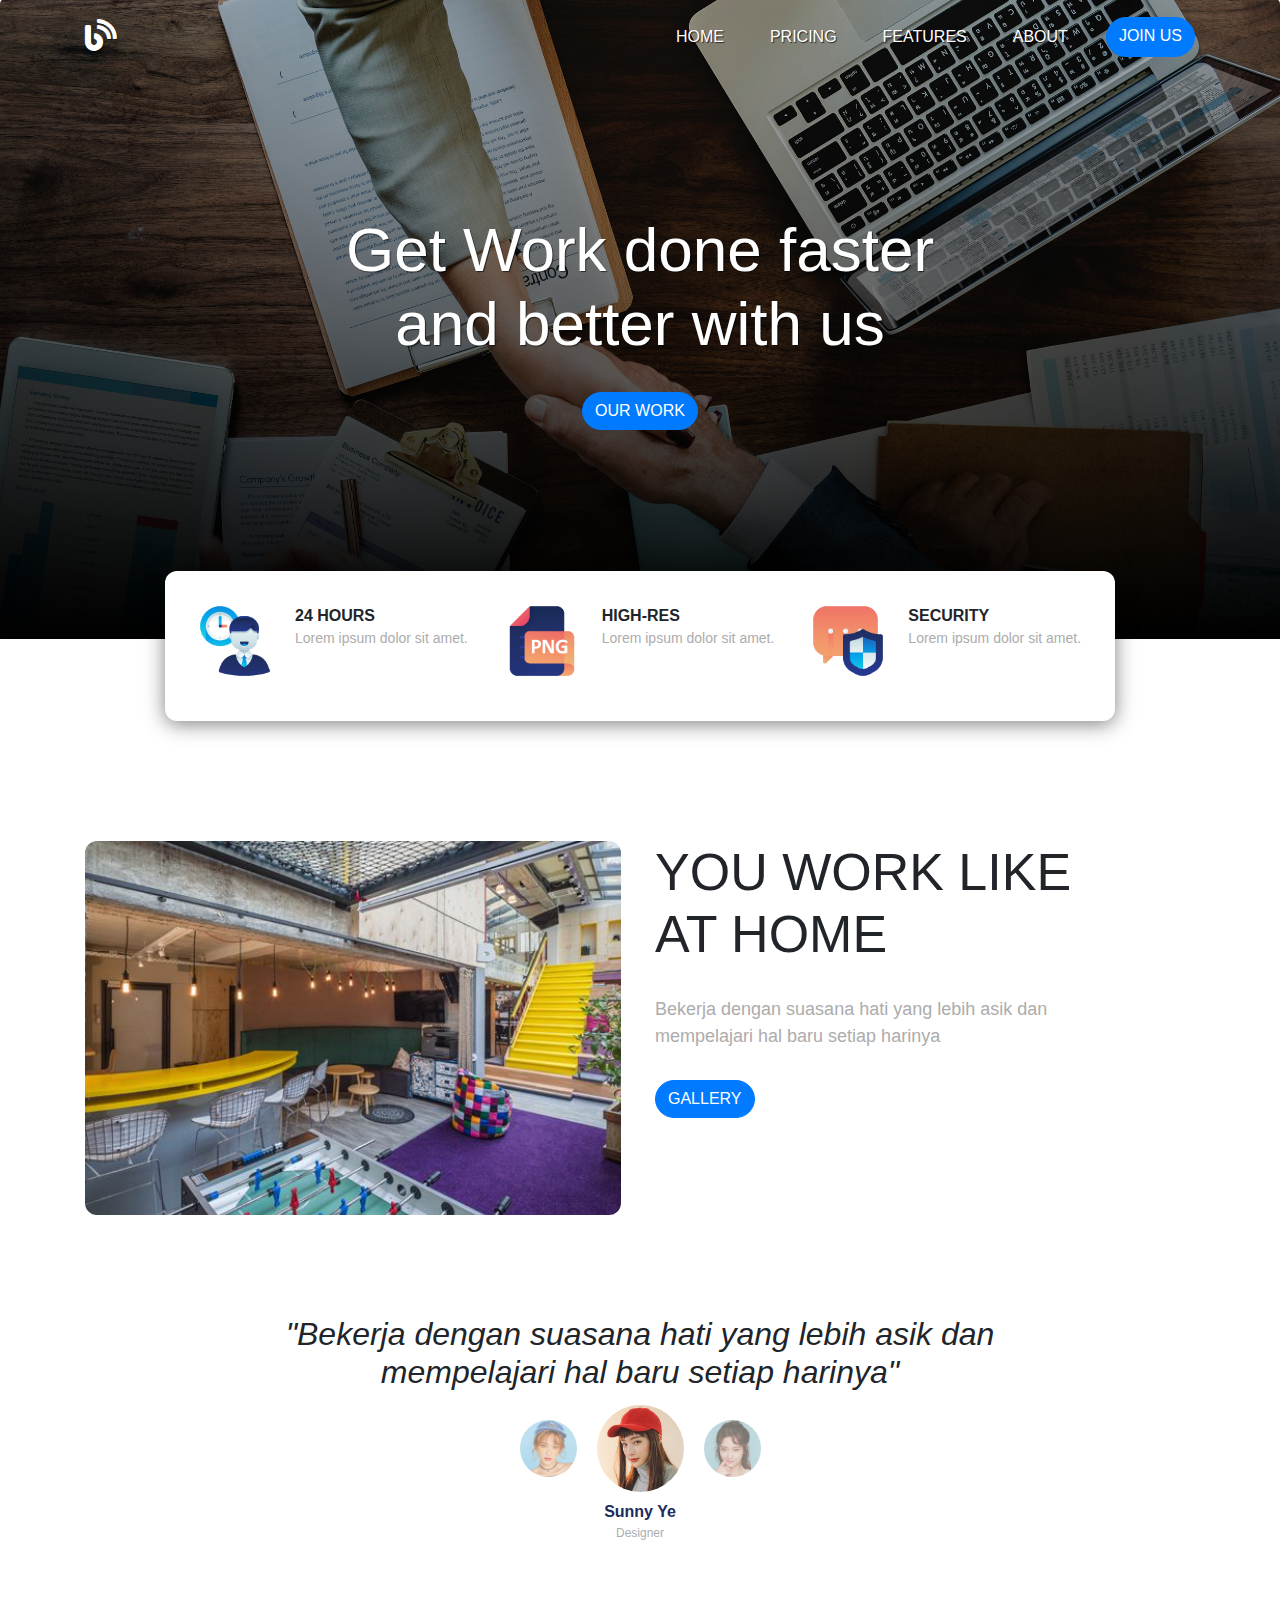
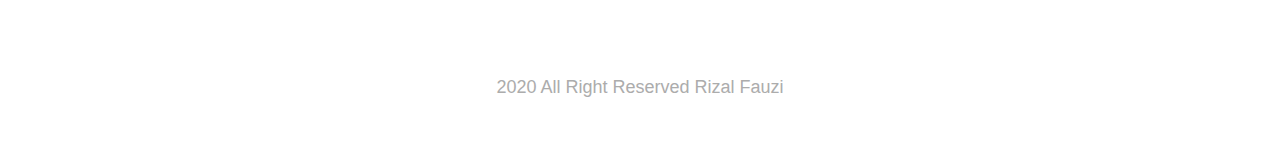
<file: index.html>
<!DOCTYPE html>
<html lang="en">

<head>
	<meta charset="UTF-8">
	<title>Landing Page</title>
	<link rel="stylesheet" href="css/bootstrap.min.css">
	<link rel="stylesheet" href="style.css">
	<link rel="stylesheet" href="font/css/all.min.css">
	<link href="https://fonts.googleapis.com/css?family=Viga&display=swap" rel="stylesheet">

</head>

<body>
	<nav class="navbar navbar-expand-lg navbar-light fixed-top">
		<div class="container ">
			<a href="#" class="navbar-brand"><i class="fas fa-blog"></i></a>
			<button class="navbar-toggler" type="button" data-toggle="collapse" data-target="#navbarNavAltMarkup"
				aria-controls="navbarNavAltMarkup" aria-expanded="false" aria-label="Toggle navigation">
				<span class="navbar-toggler-icon"></span>
			</button>
			<div class="collapse navbar-collapse" id="navbarNavAltMarkup">
				<div class="navbar-nav ml-auto">
					<a class="nav-item nav-link" href="#">Home</a>
					<a class="nav-item nav-link" href="#">Pricing</a>
					<a class="nav-item nav-link" href="#">Features</a>
					<a class="nav-item nav-link" href="#">About</a>
					<a class="nav-item btn btn-primary tombol" href="#">Join Us</a>
				</div>
			</div>
		</div>
	</nav>

	<!-- jumbotron -->
	<div class="jumbotron fluid-jumbotron"> 
		<div class="container">
			<h1 class="display-4">Get Work done <span>faster</span><br> and <span>better</span> with us</h1>
			<a href="#" class="btn btn-primary tombol">Our Work</a>

		</div>
	</div>
	<!-- akhir jumbotron -->

	<!-- container -->
	<div class="container">
		<!-- info -->
		<div class="row justify-content-center">
			<div class="col-10 info">
				<div class="row">
					<div class="col-lg">
						<img src="img/employee.png" alt="employee" class="float-left">
						<h4>24 Hours</h4>
						<p>Lorem ipsum dolor sit amet.</p>
					</div>

					<div class="col-lg">
						<img src="img/hires.png" alt="hires" class="float-left">
						<h4>High-Res</h4>
						<p>Lorem ipsum dolor sit amet.</p>
					</div>

					<div class="col-lg">
						<img src="img/security.png" alt="securuty" class="float-left">
						<h4>Security</h4>
						<p>Lorem ipsum dolor sit amet.</p>
					</div>
				</div>
			</div>
		</div>
		<!-- akhr info -->

		<!-- workspace -->
		<div class="row working">
			<div class="col-lg-6">
				<img src="img/workingspace.png" alt="working" class="img-fluid">
			</div>

			<div class="col-lg-5">
				<h3>You <span>Work</span> like at <span>home</span></h3>
				<p>Bekerja dengan suasana hati yang lebih asik
					dan mempelajari hal baru setiap harinya</p>
				<a href="" class="btn btn-primary tombol">Gallery</a>
			</div>
		</div>
		<!-- akhir workspace -->

		<!-- testimoni -->
		<section class="testimoni">
			<div class="row justify-content-center kuote">
				<div class="col-lg-8">
					<h5>"Bekerja dengan suasana hati yang lebih asik
						dan mempelajari hal baru setiap harinya"</h5>
				</div>
			</div>

			<div class="row justify-content-center">
				<div class="col-lg-6 d-flex justify-content-center">
					<figure class="figure">
						<img src="img/img1.png" alt="" class="figure-img img-fluid rounded-circle">
					</figure>

					<figure class="figure">
						<img src="img/img2.png" alt="" class="figure-img img-fluid rounded-circle utama">
						<figcaption class="figure-caption">
							<h5>Sunny Ye</h5>
							<p>Designer</p>
						</figcaption>
					</figure>

					<figure class="figure">
						<img src="img/img3.png" alt="" class="figure-img img-fluid rounded-circle">
					</figure>
				</div>
			</div>
		</section>
		<!-- akhir testimoni -->
		<!-- footer -->
		<div class="row justify-content-center footer">
			<div class="col-12 text-center">
				<p>2020 All Right Reserved Rizal Fauzi</p>
			</div>
		</div>
		<!-- akhir footer -->


	</div>
	<!-- akhir container -->


	<script src="js/jquery-3.4.1.min.js"></script>
	<script src="js/bootstrap.min.js"></script>
	<script src="js/script.js"></script>
</body>

</html>
</file>
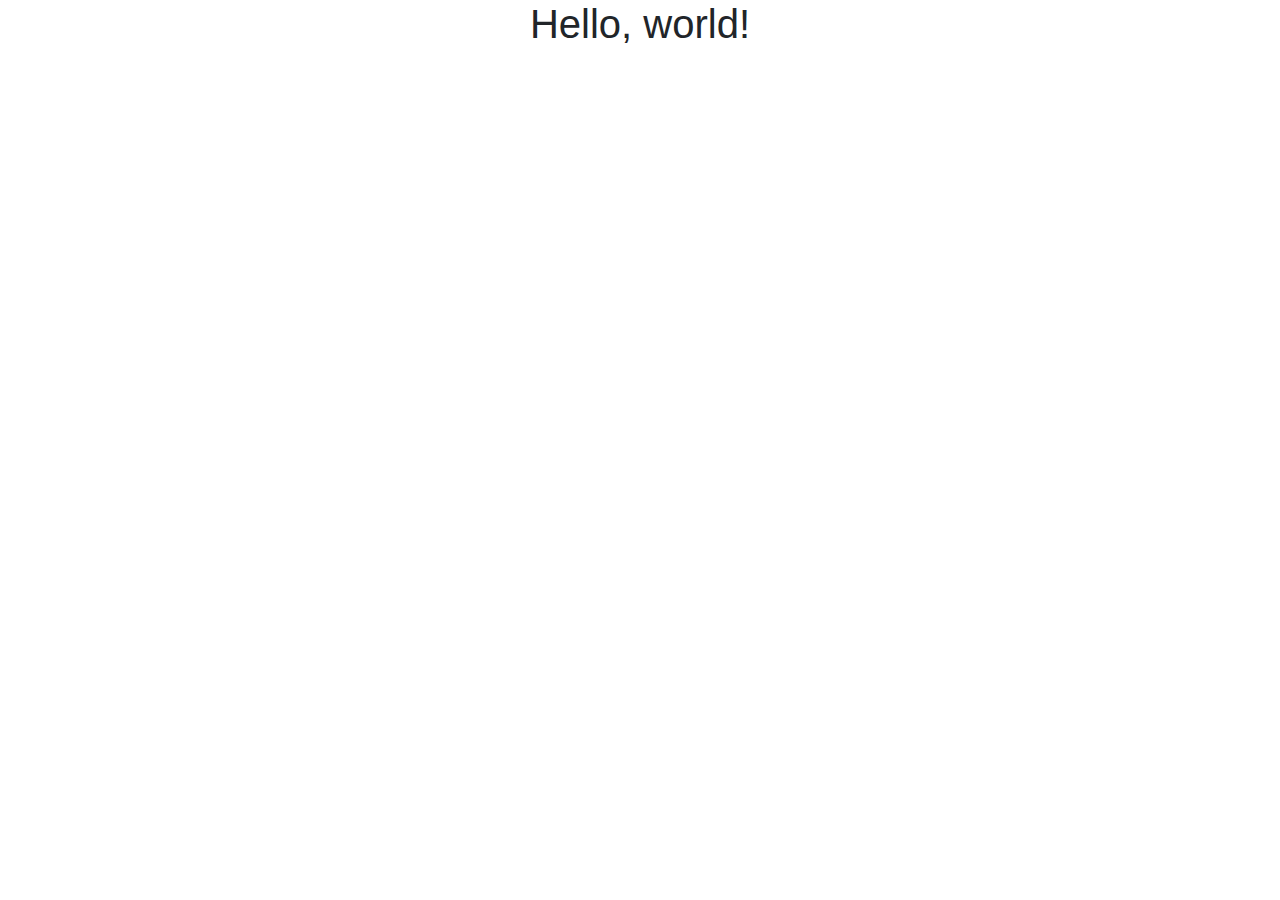
<file: mentahan bootstrap.html>
<!doctype html>
<html lang="en">
  <head>
    <!-- Required meta tags -->
    <meta charset="utf-8">
    <meta name="viewport" content="width=device-width, initial-scale=1, shrink-to-fit=no">

    <!-- Bootstrap CSS -->
    <link rel="stylesheet" href="css/bootstrap.min.css">

    <title>Hello, world!</title>
  </head>
  <body>
    <h1 class="text-center">Hello, world!</h1>

    <!-- Optional JavaScript -->
    <!-- jQuery first, then Popper.js, then Bootstrap JS -->
    <script src="js/jquery-3.4.1.min.js"></script>
    <script src="https://cdn.jsdelivr.net/npm/popper.js@1.16.0/dist/umd/popper.min.js" integrity="sha384-Q6E9RHvbIyZFJoft+2mJbHaEWldlvI9IOYy5n3zV9zzTtmI3UksdQRVvoxMfooAo" crossorigin="anonymous"></script>
    <script src="js/bootstrap.min.js"></script>
  </body>
</html>
</file>
<file: style.css>
/* navbar  */

.navbar{
	position: relative;
	z-index: 1;
}

.navbar-brand{
	font-family: Viga;
	font-size: 32px;
}

/* utility */
.tombol{
	text-transform: uppercase;
	border-radius: 40px;
	position: relative;
	z-index: 1;
}

/* JUmbotron */
.jumbotron{
	background-image: url('img/jumbotron-bg.jpg');
	-webkit-background-size: cover;
	background-size: cover;
	height: 540px;
	text-align: center;
	position: relative;

}

.jumbotron::after{
	content: '';
	display: block;
	width: 100%;
	height: 100%;
	background-image: linear-gradient(to top,rgba(0,0,0,1),rgba(0, 0, 0, 0));
	position: absolute;
	left: 0;
	bottom: 0;

}

.jumbotron .display-4{
	color: white;
	text-align: center;
	margin-top: 150px;
	font-weight: 200;
	text-shadow: 1px 1px 1px rgba(0, 0, 0, 0.6);
	font-size: 40px;
	margin-bottom: 30px;
	position: relative;
	z-index: 1;
}

.jumbotron .display-4 span{
	font-weight: 500 !important;
}


/* info */
.info{
	box-shadow: 0px 3px 20px rgba(0, 0, 0, 0.5);
	border-radius: 12px;
	margin-top: -100px;
	background-color: #fff;
	padding: 30px;
}

.info img{
	width: 80px;
	height: 80px;
	margin-right: 20px;
	margin-bottom: 10px;
}

.info h4{
	font-size: 16px;
	text-transform: uppercase;
	font-weight: bold;
	margin-top: 5px;
}

.info p{
	font-size: 14px;
	color: #acacac;
	margin-top: -5px;
	font-weight: 200; 
}

.working{
	margin-top: 120px;
	text-align: center;
}

.working h3{
	font-size: 52px;
	font-weight: 200;
	text-transform: uppercase;

}

.working h3 span{
	font-weight: 500;
}

.working p{
	font-size: 18px;
	color: #acacac;
	font-weight: 200;
	margin: 30px 0;
}

.testimoni{
	margin-top: 100px;
}

.testimoni h5{
	text-align: center;
	font-weight: 200;
	font-style: italic;
	font-size: 24px;
}

.testimoni figure img{
	width: 57px;
	margin: 20px 10px 10px;
	opacity: 0.6;

}

.testimoni figure img.utama{
	width: 87px;
	opacity: 1;
	margin-top: 5px;
}

.testimoni figure h5{
	font-size: 16px;
	font-weight: bold;
	font-style: normal;
	color: #1c2c5d;
}


.testimoni figure p{
	font-size: 12px;
	color: #acacac;
	margin-top: -5px;
	
}

.testimoni figcaption{
	text-align: center !important;
}

/* footer */

.footer{
	margin-top: 100px;
	margin-bottom: 50px;
}

.footer p{
	color: #acacac;
	font-size: 18px;

}
/* akhir footer */

/* desktop version */
@media (min-width: 992px) {

	.navbar-brand, .nav-link{
		color: white !important;
		text-shadow: 1px 1px 1px rgba(0, 0, 0, 0.7);
	}

	.nav-link{
		text-transform: uppercase;
		margin-right: 30px;
		color: #fff !important;
	}

	.nav-link:hover::after{
		content: '';
		display: block;
		border-bottom: 3px solid #0b63dc;
		width: 50%;
		margin: auto;
		padding-bottom: 5px;
		margin-bottom: -8px;
	}
	.jumbotron{
		margin-top: -75px;
		height: 640px;
	}

	.jumbotron .display-4{
		font-size: 62px;
	}

	.working{
		text-align: left;
	}

	.testimoni h5{
		font-size: 32px;
	}
	

}
</file>
